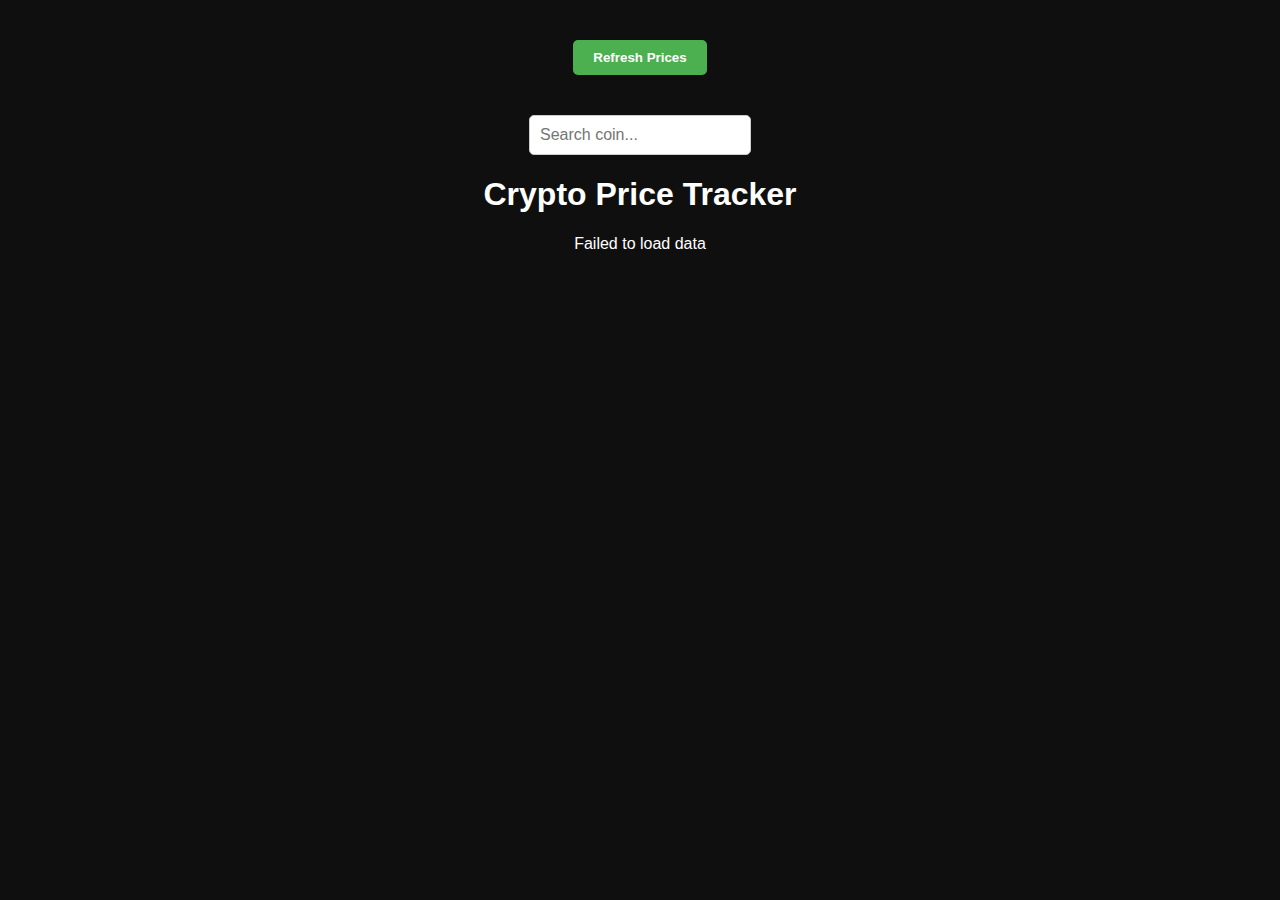
<file: Olas-blog/crypto-tracker/index.html>
<!DOCTYPE html>
<html lang="en">
<head>
  <meta charset="UTF-8">
  <meta name="viewport" content="width=device-width, initial-scale=1.0">
  <title>Crypto Price</title>
  <link rel="stylesheet" href="style.css">
</head>
<body>
      <div style="text-align: center;">
        <button id="refresh-btn">Refresh Prices</button>
      </div>

      <div class="search-container">
          <input type="text" id="search-input" placeholder="Search coin..."/>
      </div>

      <div class="container">
        <h1>Crypto Price Tracker</h1>
        <div id="crypto-container"></div>
      </div>

      <script src="script.js"></script>
</body>
</html>
</file>
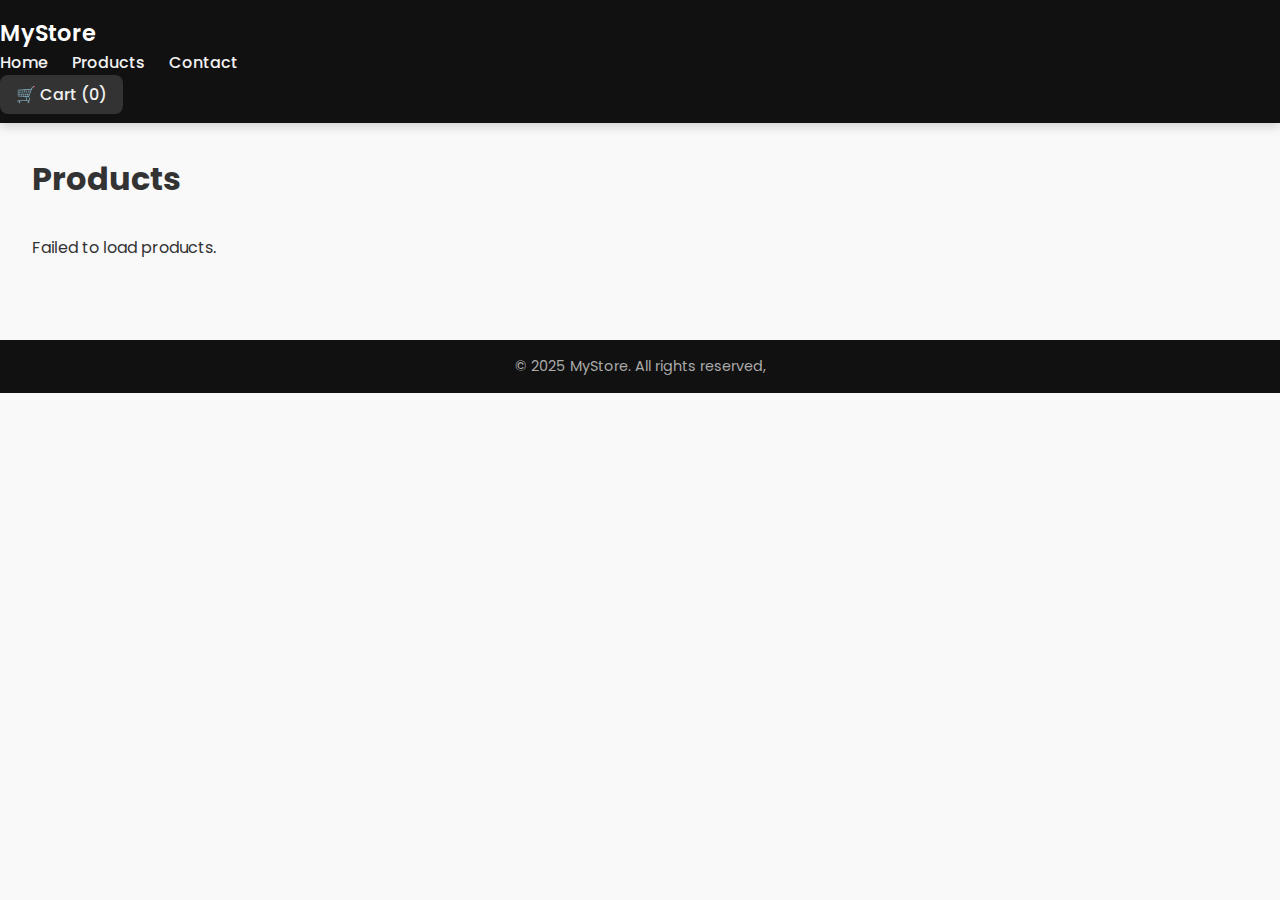
<file: Olas-blog/e-commerce-store/index.html>
<!DOCTYPE html>
<html lang="en">
<head>
  <meta charset="UTF-8">
  <meta name="viewport" content="width=device-width, initial-scale=1.0">
  <title>My Store</title>
  <link rel="stylesheet" href="style.css">
</head>
<body>

    <header class="header">
        <div class="logo"> MyStore</div>

        <nav class="nav">
          <a href="#">Home</a>
          <a href="#">Products</a>
          <a href="#">Contact</a>
        </nav>

            <div class="cart">
            <a href="cart.html" class="cart-link">
            🛒 Cart (<span id="cart-count">0</span>)</a> 
            </div>

    </header>

    <main class="container">
        <h1>Products</h1>
        <div class="products-grid" id="products">
            
        
        </div>
    </main>

    <footer class="footer">
        <p>&copy; 2025 MyStore. All rights reserved,</p>
    </footer>

    <script src="homepage.js"></script>
</body>
</html>
</file>
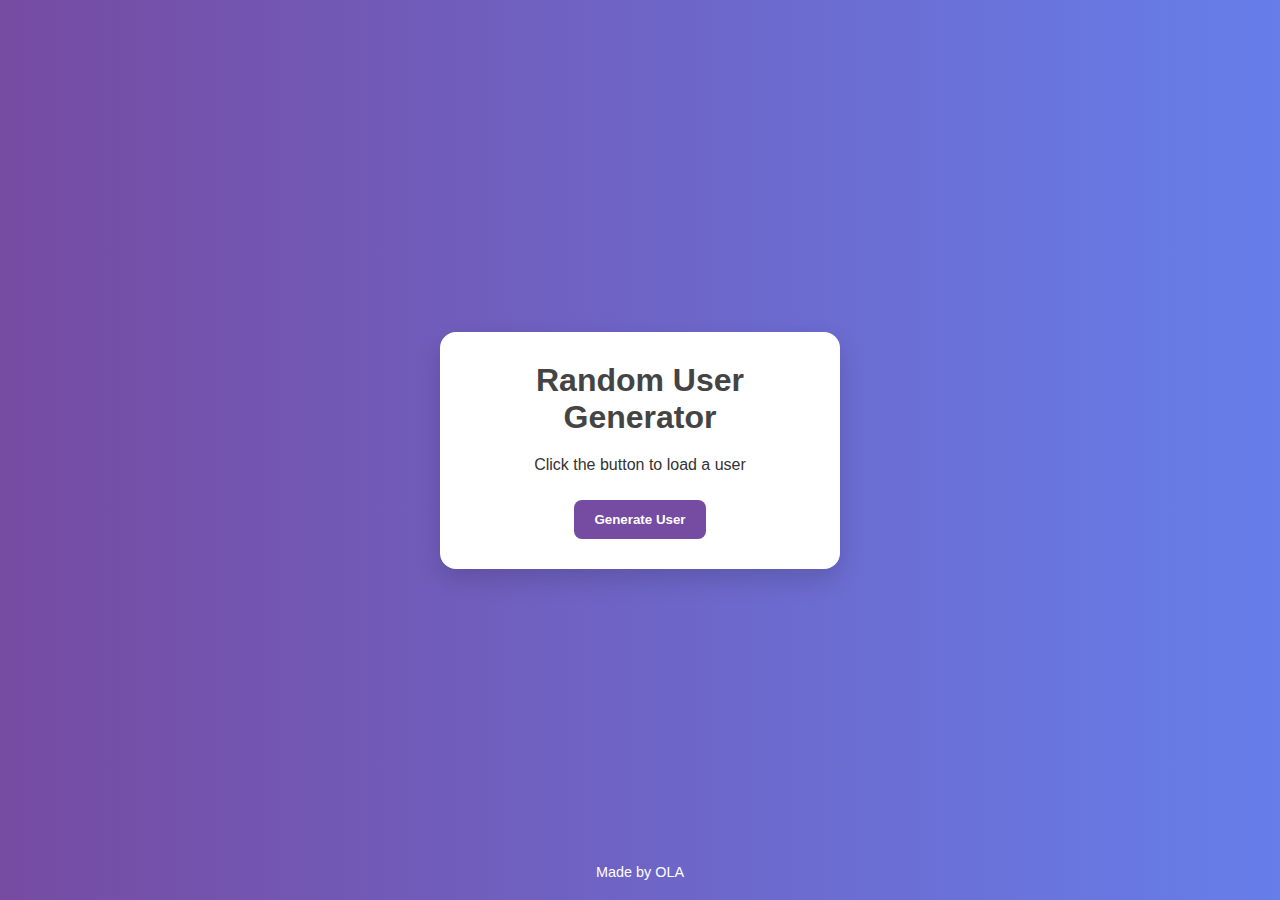
<file: Olas-blog/random-user-generator/index.html>
<!DOCTYPE html>
<html lang="en">
<head>
  <meta charset="UTF-8">
  <meta name="viewport" content="width=device-width, initial-scale=1.0">
  <title>Random User Generator</title>
  <link rel="stylesheet" href="style.css"/>
</head>
<body>
  
      <div class="container">
          <h1>Random User Generator</h1>

          <div id="user-card">
              <p>Click the button to load a user</p>
          </div>

          <button id="generate-btn">
            Generate User</button>


  
      </div>

      <footer class="footer">
          <p>Made by OLA</p>
      </footer>
      <script src="script.js"></script>     
</body>
</html>
</file>
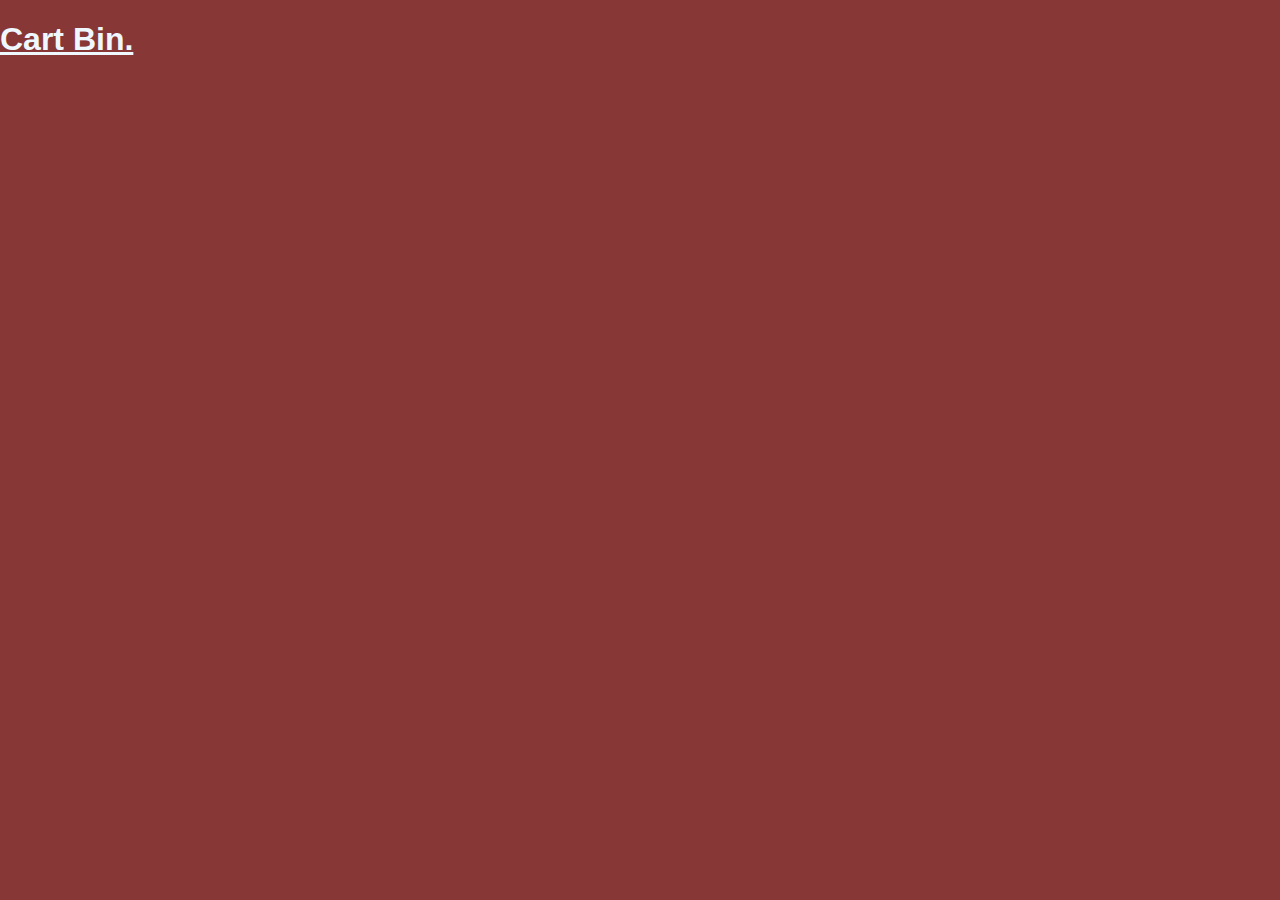
<file: Olas-blog/e-commerce-store/cart-bin.html>
<!DOCTYPE html>
<html lang="en">
<head>
  <meta charset="UTF-8">
  <meta name="viewport" content="width=device-width, initial-scale=1.0">
  <title>Document</title>
  <link rel="stylesheet" href="cart-bin.css">
</head>
<body>
  <main>
      <div>
          <h1 id="js-cartbin">Cart Bin.</h1>

          <div id="js-cartbin-container"></div>
      </div>
  </main>

  <script src="cart-bin.js"></script>
</body>
</html>
</file>
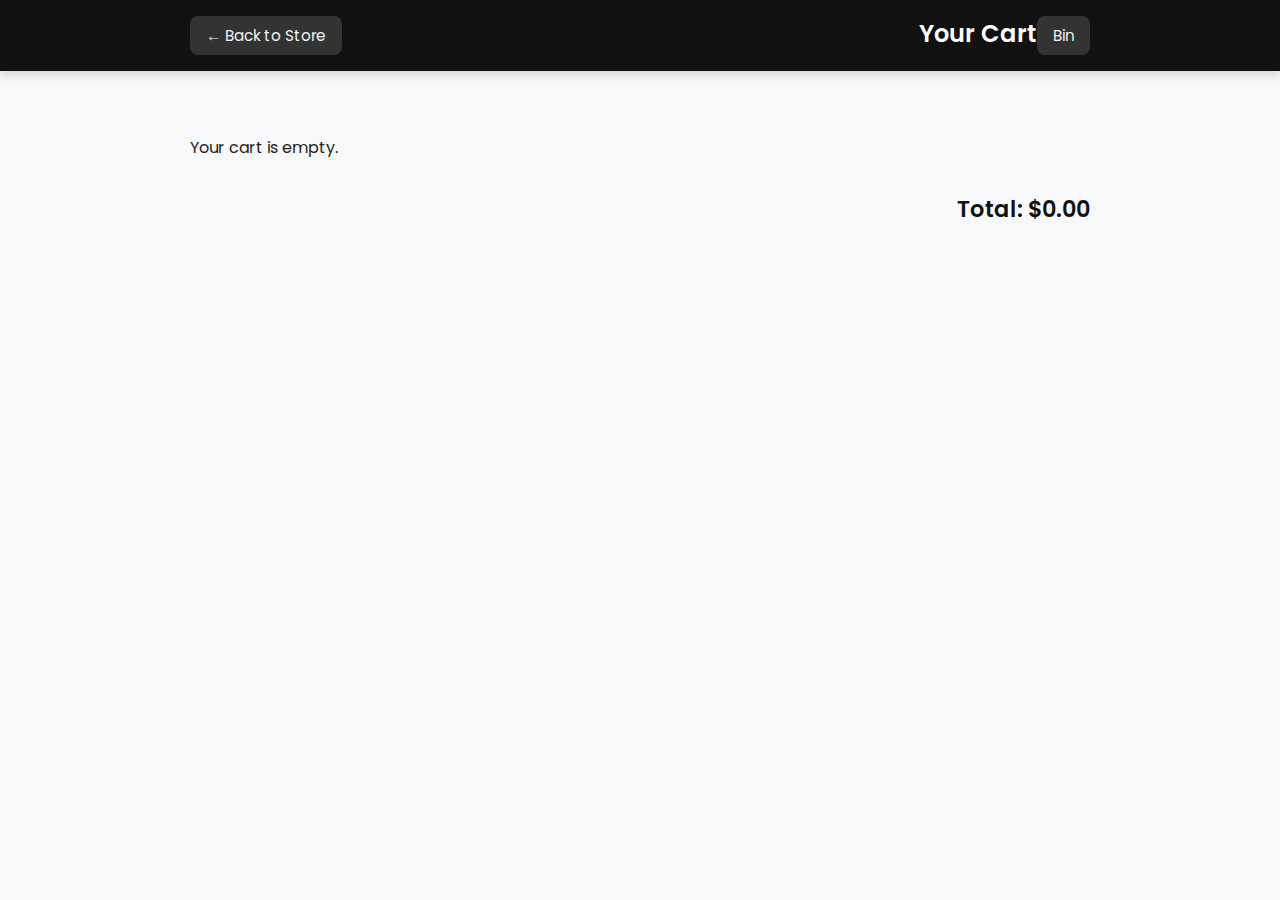
<file: Olas-blog/e-commerce-store/cart.html>
<!DOCTYPE html>
<html lang="en">
<head>
  <meta charset="UTF-8" />
  <meta name="viewport" content="width=device-width, initial-scale=1.0" />
  <title>My Cart</title>
  <link rel="stylesheet" href="cart.css" />
</head>
<body>
  

    <header class="cart-header">
      <div class="container">
        <a href="index.html" class="back-link">← Back to Store</a>
          <div class="contain">
              <h1>Your Cart</h1>
              <a href="cart-bin.html" class="bin-link" id="bin-linkk">Bin</a>
          </div>
      </div>
    </header>


  <main>
    <div id="cart-items"></div>
    <div id="cart-total"></div>
  </main>

  <script src="cart.js"></script>
</body>
</html>
</file>
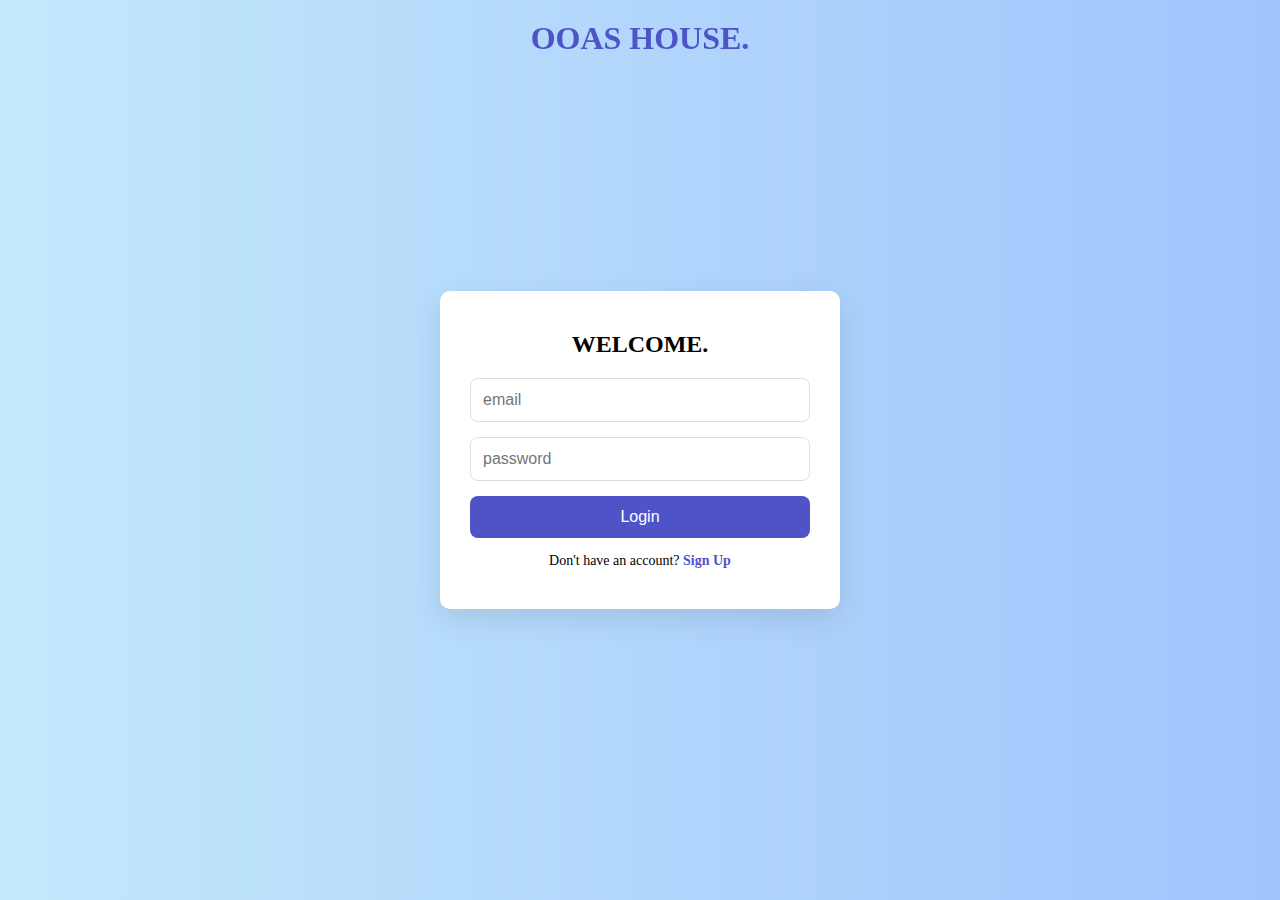
<file: Olas-blog/login folder/login.html>
<!DOCTYPE html>
<html lang="en">
<head>
  <meta charset="UTF-8">
  <meta name="viewport" content="width=device-width, initial-scale=1.0">
  <title>Third project</title>
  <link rel="stylesheet" href="login.css">
  <link rel="stylesheet" href="https://fonts.googleapis.com/css2?family=Inter:wght@400;600&display=swap">
</head>
<body>

     
      <header class="thrill">
        <h1>OOAS HOUSE.</h1>
      </header>
       
  

    <div class="auth-container">
        <div class="form-container" id="login-form">
          <h2>WELCOME.</h2>
          <form>

            <input type="email" placeholder="email" required>
            <input type="password" placeholder="password" required>
            <button type="submit">Login</button>
            <p>Don't have an account? <a href="#" id="show-signup">Sign Up</a></p>
          </form>
        </div>

        <div class="form-box hidden" id="signup-form">
          <h2>Create Account</h2>
          <form>
            <input type="text" placeholder="Full Name" required>
            <input type="email" placeholder="E-mail" required>
            <input type="password" placeholder="Password" required>
            <button type="submit">Sign Up</button>
            <p>Already have an account? <a href="#" id="show-login">Login</a></p>
          </form>
        </div>
        
    </div>
  
    <script src="script.js"></script>
     
</body>
</html>
</file>
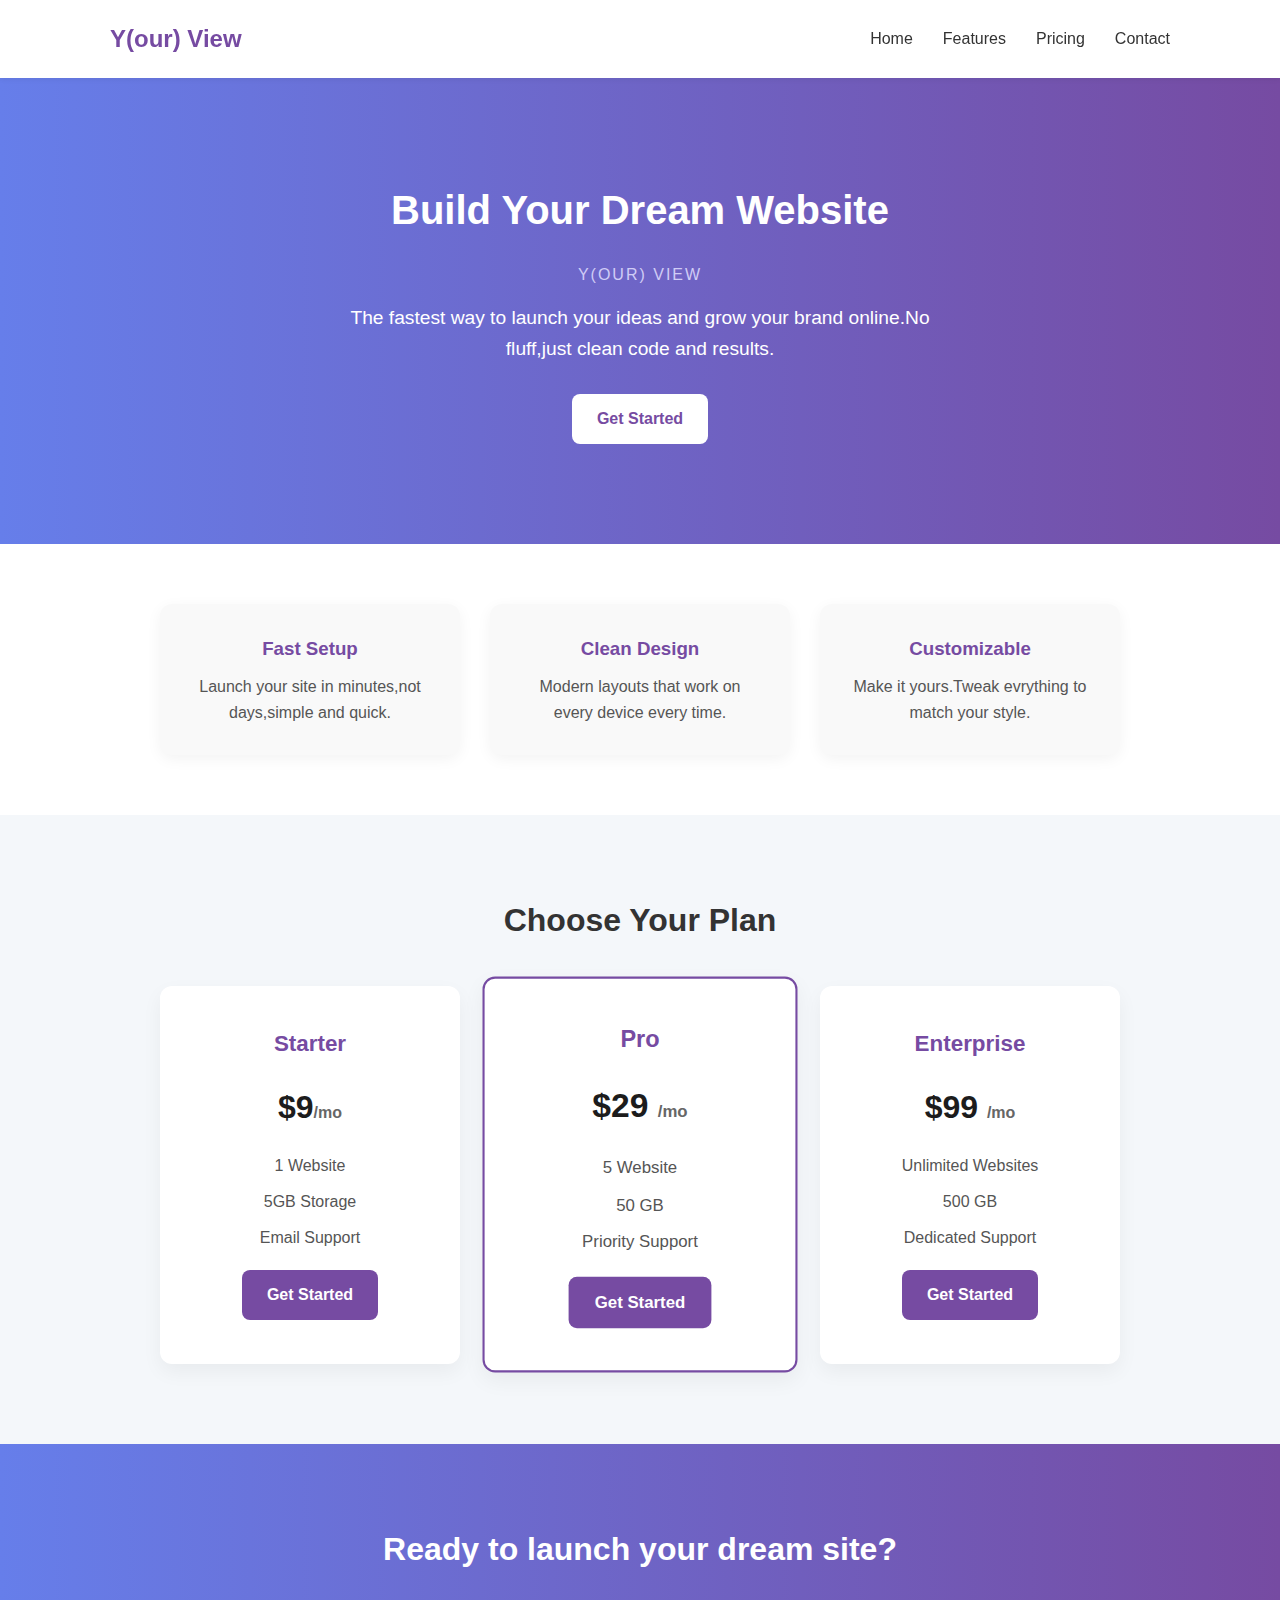
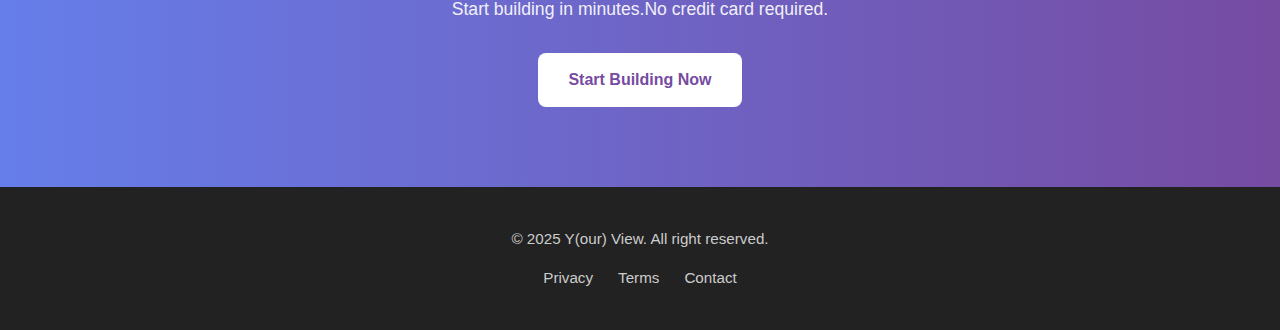
<file: Olas-blog/signup folder/signup.html>
<!DOCTYPE html>
<html lang="en">
<head>
  <meta charset="UTF-8">
  <meta name="viewport" content="width=device-width, initial-scale=1.0">
  <title>Fourth project</title>
  <link rel="stylesheet" href="signup.css">
</head>
<body>
    
  <nav class="navbar">
    <div class="navbar-container">
      <div class="logo">Y(our) View</div>
      <ul class="nav-links">
          <li><a href="#">Home</a></li>
          <li><a href="#">Features</a></li>
          <li><a href="#">Pricing</a></li>
          <li><a href="#">Contact</a></li>
      </ul>
      <div class="menu-toggle" id="menu-toggle">&#9776;</div>
    </div>
  </nav>

       <header class="hero">

        <div class="hero-content">
          <h1>Build Your Dream Website</h1>
          <h3 class="slogan">Y(our) view</h3>
          <p>The fastest way to launch your ideas and grow your brand online.No fluff,just clean code and results.</p>
          <a href="#" class="btn-primary">Get Started</a>      
        </div>
       </header>

       <section class="features">

          <div class="features-container">
            <div class="feature-card">
              <h3>Fast Setup</h3>
              <p>Launch your site in minutes,not days,simple and quick.</p>
            </div>

            <div class="feature-card">
              <h3>Clean Design</h3>
              <p>Modern layouts that work on every device every time.</p>
            </div>

            <div class="feature-card">
              <h3>Customizable</h3>
              <p>Make it yours.Tweak evrything to match your style.</p>
            </div>

          </div>

       </section>

       <section class="pricing">
            <h2 class="section-title">Choose Your Plan</h2>
            <div class="pricing-container">

              <div class="pricing-card">
                <h3>Starter</h3>
                <p class="price">$9<span>/mo</span></p>
                <ul>
                  <li>1 Website</li>
                  <li>5GB Storage</li>
                  <li>Email Support</li>
                </ul>
                <a href="#" class="btn-pricing">Get Started</a>
              </div>

              <div class="pricing-card popular">
                  <h3>Pro</h3>
                  <p class="price">$29 <span>/mo</span></p>
                  <ul>
                    <li>5 Website</li>
                    <li>50 GB</li>
                    <li>Priority Support</li>
                  </ul>
                  <a href="#" class="btn-pricing">Get Started</a>
              </div>

              <div class="pricing-card">
                <h3>Enterprise</h3>
                <p class="price">$99 <span>/mo</span></p>
                <ul>
                  <li>Unlimited Websites</li>
                  <li>500 GB</li>
                  <li>Dedicated Support</li>
                </ul>
                <a href="#" class="btn-pricing">Get Started</a>
              </div>
            </div>
       </section>

       <section class="cta">
          <div class="cta-container">
            <h2>Ready to launch your dream site?</h2>
            <p>Start building in minutes.No credit card required.</p>
            <a href="#" class="btn-cta">Start Building Now</a>
          </div>
       </section>

       <footer class="footer">
          <div class="footer-container">
              <p>&copy; 2025 Y(our) View. All right reserved.</p>
              <div class="footer-link">
                <a href="#">Privacy</a>
                <a href="#">Terms</a>
                <a href="#">Contact</a>
              </div>
          </div>
       </footer>



<script src="scripttt.js"></script>
</body>
</html>
</file>
<file: Olas-blog/crypto-tracker/style.css>
body{
  font-family: sans-serif;
  background: #0f0f0f;
  color: #fff;
  margin: 0;
  padding: 20px;
}

.container{
  max-width: 1000px;
  margin: auto;
  text-align: center;
}

.coin-card{
  background-color: #1e1e1e;
  margin: 10px;
  padding: 15px;
  border: 1px solid #ccc;
  border-radius: 12px;
  display: inline-block;
  width: 200px;
  box-shadow: 0 2px 5px rgba(0, 0, 0, 0.2);
  color: white;
  text-align: center;
  transition: transform 0.2s;
}

.coin-card:hover{
  transform: scale(1.05);
}

.coin-card img{
  width: 50px;
  height: 50px;
  margin-bottom: 10px;
}

.green{
  color: limegreen;
}

.red{
  color: red;
}

#refresh-btn{
  background-color: #4caf50;
  color: white;
  padding: 10px 20px;
  margin: 20px 0;
  border: none;
  border-radius: 5px;
  cursor: pointer;
  font-weight: bold;
  transition: background-color 0.3s ease;
}

#refresh-btn:hover{
  background-color: #45a049;
}

.search-container{
  text-align: center;
  margin-top: 20px;
}

#search-input{
  padding: 10px;
  width: 200px;
  border-radius: 5px;
  border: 1px solid #ccc;
  font-size: 16px;
}
</file>
<file: Olas-blog/e-commerce-store/style.css>
@import url('https://fonts.googleapis.com/css2?family=Poppins&display=swap');

*{
  margin: 0;
  padding: 0;
  box-sizing: border-box;
}

body{
  font-family: "Poppins", sans-serif;
  background: #f9f9f9;
  color: #333;
}


.header {
  background: #111;
  color: #fff;
  padding: 1rem 0;
  box-shadow: 0 4px 10px rgba(0,0,0,0.15);
}

.header .logo {
  font-size: 1.4rem;
  font-weight: 600;
}

.header .container {
  max-width: 1200px;
  margin: 0 auto;
  padding: 0 1rem;
  display: flex;
  align-items: center;
  justify-content: space-between;
}

.nav {
  display: flex;
  gap: 1.5rem;
}

.nav a {
  text-decoration: none;
  color: #f1f1f1;
  font-weight: 500;
  transition: color 0.2s ease;
  padding-bottom: 7px;
}

.nav a:hover {
  color: #ffcc00;
}

.cart-link {
  text-decoration: none;
  font-size: 1rem;
  font-weight: 500;
  color: #f1f1f1;
  background: #333;
  padding: 0.5rem 1rem;
  border-radius: 8px;
  transition: background 0.2s ease, color 0.2s ease;
}

.cart-link:hover {
  background: #555;
}


.container{
  padding: 2rem;
}

h1{
  margin-bottom: 1.5rem;
}

.products-grid {
  display: grid;
  grid-template-columns: repeat(auto-fit, minmax(220px, 1fr));
  gap: 2rem;
  margin-top: 2rem;
}

.product-card {
  background: #fff;
  border-radius: 16px;
  box-shadow: 0 4px 10px rgba(0,0,0,0.05);
  padding: 1rem;
  text-align: center;
  transition: transform 0.2s ease;
}

.product-card:hover {
  transform: translateY(-3px);
}

.product-card img {
  width: 100px;
  height: 100px;
  object-fit: contain;
  margin-bottom: 1rem;
}

.product-card h3 {
  font-size: 1rem;
  font-weight: 500;
  margin: 0.5rem 0;
  color: #333;
}

.product-card p {
  margin: 0.5rem 0;
  color: #555;
}

.product-card button {
  background: #111;
  color: #fff;
  border: none;
  padding: 0.6rem 1rem;
  border-radius: 8px;
  cursor: pointer;
  font-size: 0.9rem;
  font-weight: 500;
  transition: background 0.2s ease;
}

.product-card button:hover {
  background: #333;
}

.footer {
  background: #111;
  color: #aaa;
  text-align: center;
  padding: 1rem 0;
  margin-top: 3rem;
  font-size: 0.9rem;
}
</file>
<file: Olas-blog/random-user-generator/style.css>
*{
  margin: 0;
  padding: 0;
  box-sizing: border-box;
}

body{
  font-family: 'Segoe UI', Tahoma, Geneva, Verdana, sans-serif;
  background: linear-gradient(to right, #764ba2, #667eea);
  display: flex;
  height: 100vh;
  justify-content: center;
  align-items: center;
  color: #333;
}

.container{
  text-align: center;
  padding: 30px;
  background: white;
  border-radius: 16px;
  box-shadow: 0 10px 25px rgba(0, 0, 0, 0.15);
  width: 100%;
  max-width: 400px;
}

h1{
  margin-bottom: 20px;
  color: #444;
}

#user-card img{
  width: 100px;
  height: 100px;
  border-radius: 50%;
  object-fit: cover;
  margin-bottom: 15px;
}

#user-card p, #user-card h2{
  margin: 6px 0;
}

button#generate-btn{
  margin-top: 20px;
  padding: 12px 20px;
  background-color: #764ba2;
  color: white;
  border: none;
  border-radius: 8px;
  font-weight: bold;
  cursor: pointer;
  transition: background 0.3s ease;
}

button#generate-btn:hover{
  background-color: #513b91;
}

.footer{
  position: absolute;
  bottom: 20px;
  width: 100%;
  text-align: center;
  font-size: 0.9rem;
  color: white;
}
</file>
<file: Olas-blog/e-commerce-store/cart-bin.css>
body{
  padding: 0 auto;
  margin: 0;
  width: 100%;
  background: rgb(136, 55, 55);
}

h1{
  font-family: Impact, Haettenschweiler, 'Arial Narrow Bold', sans-serif;
  color: aliceblue;
  text-decoration: underline;
}

div{
  
}
</file>
<file: Olas-blog/e-commerce-store/cart.css>
@import url('https://fonts.googleapis.com/css2?family=Poppins:wght@400;500;600&display=swap');

body {
  font-family: 'Poppins', sans-serif;
  background: #f8f9fa;
  color: #222;
  margin: 0;
  padding: 0;
}

.cart-header {
  background: #111;
  padding: 1rem 0;
  color: #fff;
  margin-bottom: 2rem;
  box-shadow: 0 4px 10px rgba(0,0,0,0.15);
}

.container {
  max-width: 900px;
  margin: 0 auto;
  padding: 0 1rem;
  display: flex;
  flex-direction:row;
  align-items: center;
  justify-content: space-between;
}

.contain{
  display: flex;
  flex-direction: row;
  justify-content: space-between;
  
}

.cart-header h1 {
  font-size: 1.5rem;
  font-weight: 600;
  margin: 0;
}

.back-link {
  text-decoration: none;
  font-size: 0.95rem;
  color: #f1f1f1;
  background: #333;
  padding: 0.5rem 1rem;
  border-radius: 8px;
  transition: background 0.2s ease, color 0.2s ease;
}

.back-link:hover {
  background: #555;
  color: #fff;
}


main {
  max-width: 900px;
  margin: 2rem auto;
  padding: 1rem;
}

.cart-item {
  display: grid;
  grid-template-columns: 80px 1fr auto auto auto;
  align-items: center;
  gap: 1rem;
  padding: 1rem;
  background: #fff;
  border-radius: 16px;
  box-shadow: 0 4px 10px rgba(0,0,0,0.05);
  margin-bottom: 1rem;
  transition: transform 0.2s ease;
}

.cart-item:hover {
  transform: translateY(-3px);
}

.cart-item img {
  width: 70px;
  height: 70px;
  object-fit: contain;
}

.cart-item h3 {
  font-size: 1rem;
  font-weight: 500;
  margin: 0;
  color: #333;
}

.cart-item p {
  margin: 0;
  font-size: 0.95rem;
  color: #555;
}

.quantity-controls {
  display: flex;
  align-items: center;
  gap: 0.5rem;
}

.quantity-controls button {
  padding: 0.4rem 0.8rem;
  border: none;
  border-radius: 8px;
  background: #111;
  color: #fff;
  font-size: 1rem;
  cursor: pointer;
  transition: background 0.2s ease;
}

.quantity-controls button:hover {
  background: #333;
}

.remove {
  background: #e63946;
  color: white;
  border: none;
  border-radius: 8px;
  padding: 0.4rem 0.8rem;
  cursor: pointer;
  transition: background 0.2s ease;
}

.remove:hover {
  background: #c1121f;
}

#cart-total {
  font-size: 1.4rem;
  font-weight: 600;
  text-align: right;
  margin-top: 2rem;
  color: #111;
}

.checkout-btn {
  display: block;
  width: 100%;
  padding: 1rem;
  margin-top: 1.5rem;
  font-size: 1.1rem;
  font-weight: 600;
  border: none;
  border-radius: 12px;
  background: linear-gradient(135deg, #111, #444);
  color: #fff;
  cursor: pointer;
  transition: transform 0.2s ease, background 0.3s ease;
}

.checkout-btn:hover {
  transform: translateY(-2px);
  background: linear-gradient(135deg, #000, #222);
}

.bin-link{
  text-decoration: none;
  font-size: 0.95rem;
  color: #f1f1f1;
  background: #333;
  padding: 0.5rem 1rem;
  border-radius: 8px;
}
</file>
<file: Olas-blog/login folder/login.css>
*{
  margin: 0;
  padding: 0;
  box-sizing: border-box;
}

body{
  font-family: 'Inter' sans-serif;
  background: linear-gradient(to right, #c2e9fb,#a1c4fd);
  height: 100vh;
  display: flex;
  justify-content: center;
  align-items: center;
}

.thrill{
  display: flex;
  width: 100%;
  align-items: center;
  justify-content: center;
  position: fixed;
  padding: 20px;
  background: transparent;
  top: 0;
}

.thrill h1{
  padding:0;
  color: #4e54c8;
  
}


.auth-container{
  background: white;
  width: 100%; 
  max-width: 400px;
  padding: 40px 30px;
  border-radius: 10px;
  box-shadow: 0 10px 30px
   rgba(0, 0, 0, 0.1);
   position: relative;
   overflow: hidden;
}

.form-box{
  animation: fade 0.5s ease forwards;
}

.hidden{
  display: none;
}

.form-container h2{
  text-align: center;
  margin-bottom: 20px;
  font-size: 24px;
}

form{
  display: flex;
  flex-direction: column;
  gap: 15px;
  margin-top: 20px;
}

input{
  padding: 12px;
  border: 1px solid #ddd;
  border-radius: 8px;
  font-size: 16px;
}

button{
  padding: 12px;
  background-color: #4e54c8;
  color: white;
  border: none;
  border-radius: 8px;
  font-size: 16px;
  cursor: pointer;
  transition: background 0.3s ease;
}

button :hover{
  background-color: #373b9b;
}

p{
  text-align: center;
  font-size: 14px;
}

p a{
  color: #4e54c8;
  text-decoration: none;
  font-weight: 600;
}

@keyframes fade {
  from {
    opacity: 0;
    transform: scale(0.95);
  }
  to {
    opacity: 1;
    transform: scale(1);
  }
}
</file>
<file: Olas-blog/signup folder/signup.css>
*{
  margin: 0;
  padding: 0;
  box-sizing: border-box;  ;
}

body{
  font-family: Impact, Haettenschweiler, 'Arial Narrow Bold', sans-serif;
  background-color: #f4f7fa;
  color: #1c1c1c;
  line-height: 1.6;
}

.hero{
  background: linear-gradient(to right, #667eea, #764ba2);
  color: white;
  padding: 100px 20px;
  text-align: center;
}

.hero h1{
  font-size: 2.5rem;
  margin-bottom: 20px;
}

.hero p{
  font-size: 1.2rem;
  margin-bottom: 30px;
  max-width: 600px;
  margin-left: auto;
  margin-right: auto;
}

 .btn-primary{
  display: inline-block;
  background-color: white;
  color: #764ba2;
  padding: 12px 25px;
  border-radius: 8px;
  font-weight: bold;
  text-decoration: none;
  ;
 }

 .btn-primary :hover{
  background-color: #eee;
 }

 .navbar{
  background-color: #ffffff;
  box-shadow: 0 2px 5px rgba(0, 0, 0, 0.05);
  padding: 20px 0;
  position: sticky;
  top: 0;
  z-index: 100;
 }

 .navbar-container{
  max-width: 1100px;
  margin: 0 auto;
  display: flex;
  justify-content: space-between;
  align-items: center;
  padding: 0 20px;
 }

 .logo{
  font-size: 1.5rem;
  font-weight: bold;
  color: #764ba2;
 }

 .nav-links{
  list-style: none;
  display: flex;
  gap: 30px;
 }

 .nav-links li a{
  text-decoration: none;
  color: #333;
  font-weight: 500;
  transition: transform 0.3s ease;
 }

 .nav-links li a :hover{
  transform: translateY(-8px);
 }

 .menu-toggle{
  display: none;
  font-size: 1.8rem;
  cursor: pointer;
 }

.slogan{
  font-weight: 400;
  font-size: 1rem;
  letter-spacing: 2px;
  margin-bottom: 15px;
  text-transform: uppercase;
  color: #e0dfff;
  opacity: 0.85;
  animation: fadeInUp 1s ease forwards;
}

.features{
  padding: 60px 20px;
  background-color: #fff;
  text-align: center;
}

.features-container{
  display: flex;
  flex-wrap: wrap;
  gap: 30px;
  max-width: 1000px;
  margin: 0 auto;
  justify-content: center;
}

.feature-card{
  background-color: #f9f9f9;
  padding: 30px;
  border-radius: 12px;
  box-shadow: 0 4px 15px rgba(0, 0, 0, 0.05);
  width: 300px;
  transition: transform 0.3s ease;
}

.feature-card :hover{
  transform: translateY(-8px);
}

.feature-card h3{
  color: #764ba2;
  margin-bottom: 10px;
}

.feature-card p{
  color: #555;
}

.pricing{
  padding: 80px 20px;
  background-color: #f4f7fa;
  text-align: center;
}

.section-title{
  font-size: 2rem;
  margin-bottom: 40px;
  color: #333;
}

.pricing-container{
  display: flex;
  flex-wrap: wrap;
  justify-content: center;
  gap: 30px; 
}

.pricing-card{
  background-color: #fff;
  padding:40px 20px;
  border-radius: 12px;
  width: 300px;
  box-shadow: 0 8px 20px rgba(0, 0, 0, 0.05);
  transition: transform 0.3s ease;
}

.pricing-card:hover{
  transform: translateY(-10px);
}

.pricing-card h3{
  font-size: 1.4rem;
  color: #764ba2;
  margin-bottom: 10px;
}

.price{
  font-size: 2rem;
  font-weight: bold;
  margin: 20px;
}

.price span{
  font-size: 1rem;
  color: #666;
}

.pricing-card ul{
  list-style: none;
  padding: 0;
  margin: 20px ;
}

.pricing-card ul li{
  margin-bottom: 10px;
  color: #555;
}

.btn-pricing{
  display: inline-block;
  padding: 12px 25px;
  background-color: #764ba2;
  color: white;
  border-radius: 8px;
  text-decoration: none;
  font-weight: 600;
  transition: background 0.3s ease;
}

.btn-pricing:hover{
  background-color: #5a3b91;
}

.pricing-card.popular{
  border: 2px solid #764ba2;
  transform: scale(1.05);
}

.cta{
  background: linear-gradient(to right,#667eea,#764ba2);
  color: white;
  padding: 80px 20px;
  text-align: center;
}

.cta-container{
  max-width: 700px;
  margin: 0 auto;
}

.cta h2{
  font-size: 2rem;
  margin-bottom: 20px;
}

.cta p{
  font-size: 1.1rem;
  margin-bottom: 30px;
  opacity: 0.9;
}

.btn-cta{
  display: inline-block;
  background-color: white;
  color: #764ba2;
  padding: 14px 30px;
  border-radius: 8px;
  font-weight: 600;
  text-decoration: none;
  transition: background 0.3s ease, color 0.3s ease;
}

.btn-cta:hover{
  background-color: #eee;
  color: #5a3b91;
}

.footer{
  background-color: #222;
  color: #ccc;
  padding: 40px 20px;
  text-align: center;
}

.footer-container{
  max-width: 1000px;
  margin: 0 auto;
}

.footer p{
  margin-bottom: 15px;
  font-size: 0.95rem;
}

.footer-link{
  display: flex;
  justify-content: center;
  gap: 25px;
  flex-wrap: wrap;
}

.footer-link a{
  color: #ccc;
  text-decoration: none;
  font-size: 0.95rem;
  transition: color 0.3s ease;
}

.footer-link a:hover{
  color: #fff;
}























@media (max-width: 768px) {
  .nav-links{
    position: absolute;
    top: 70px;
    right: 20px;
    background: #fff;
    flex-direction: column;
    align-items: flex-start;
    gap: 15px;
    padding: 20px;
    border-radius: 8px;
    box-shadow: 0 4px 10px rgba(0, 0, 0, 0.1);
    display: none;
  }

  .nav-links.active{
    display: flex;
  }
  
  .menu-toggle{
    display: block;
  }
}













@keyframes fadeInUp {
  from{
    opacity: 0;
    transform: translateY(2opx);
  }
  to{
    opacity: 1;
    transform: translateY(0);
  }
}
</file>
